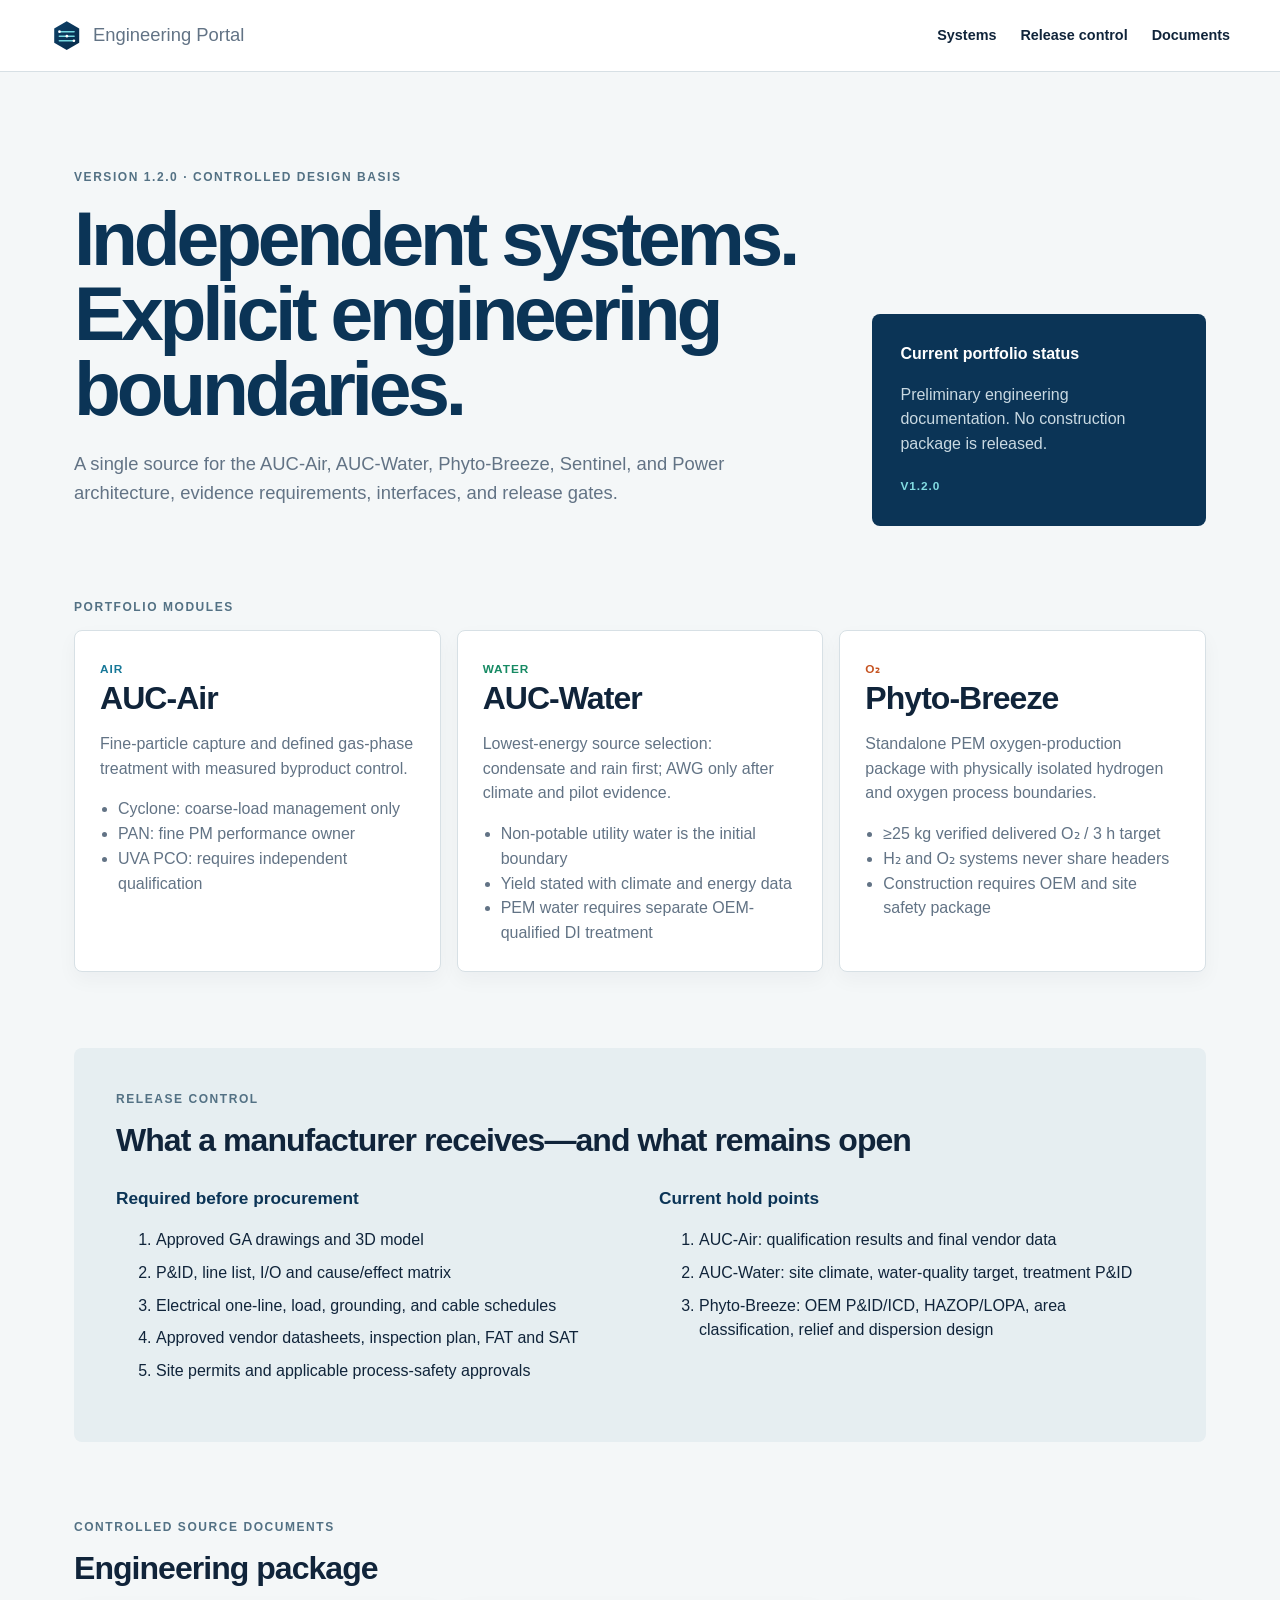
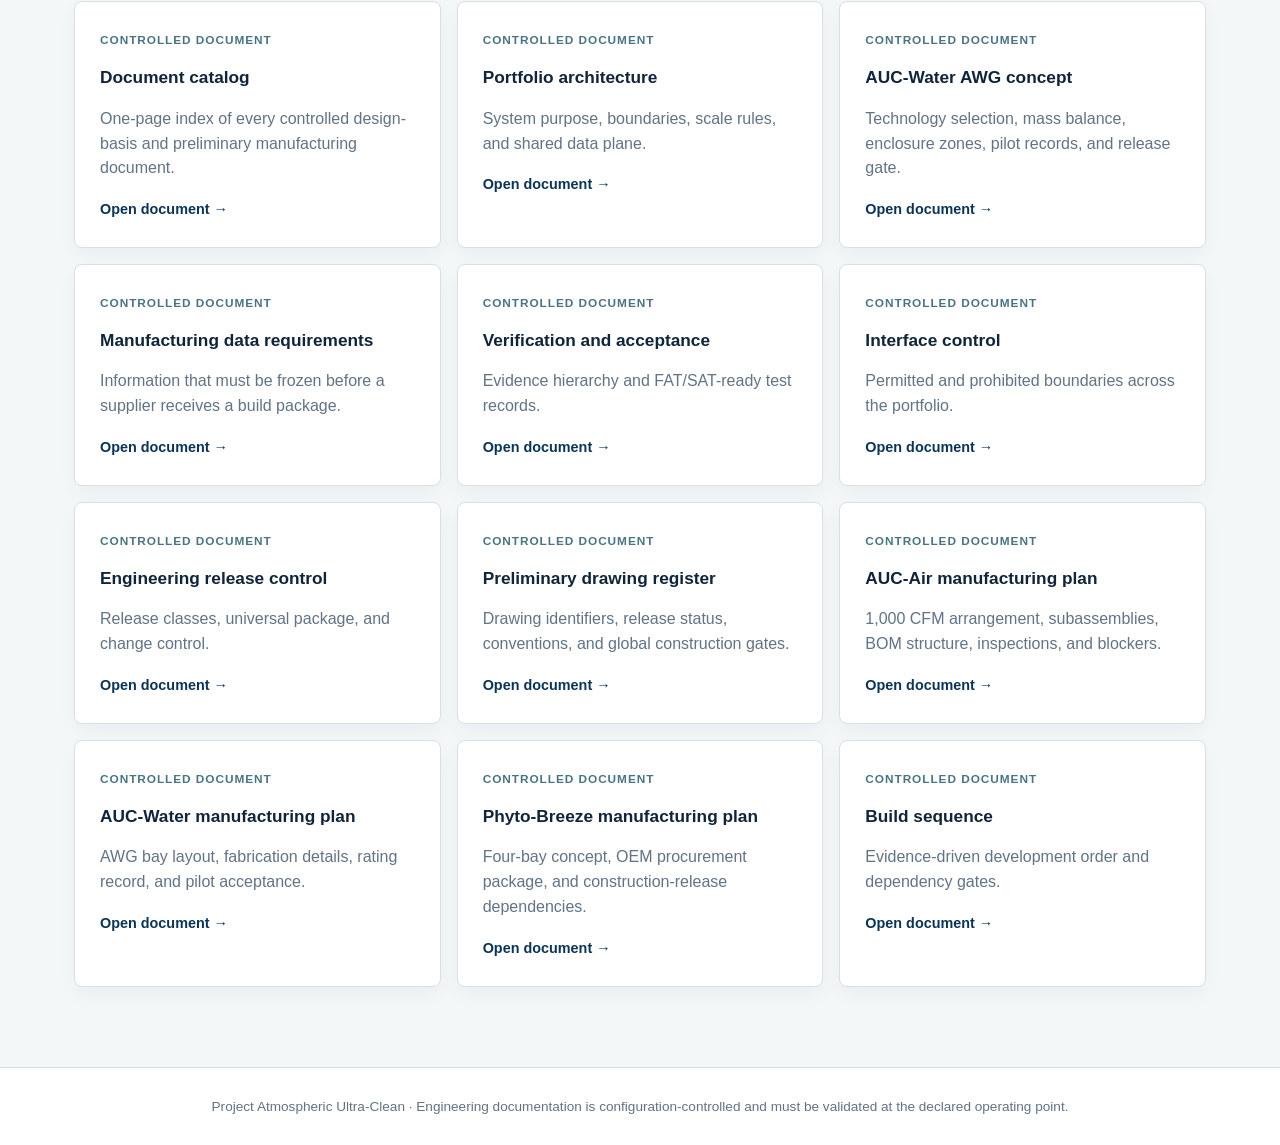
<file: site/index.html>
<!doctype html>
<html lang="en">
<head>
  <meta charset="utf-8">
  <meta name="viewport" content="width=device-width, initial-scale=1">
  <meta name="description" content="AUC engineering documentation portal for independent air, water, and industrial oxygen systems.">
  <title>AUC Engineering Portal</title>
  <link rel="icon" type="image/svg+xml" href="assets/auc-logo.svg">
  <link rel="stylesheet" href="styles.css">
</head>
<body>
  <header class="topbar"><a class="brand" href="#top"><img src="assets/auc-logo.svg" alt="AUC"> <span>Engineering Portal</span></a><nav><a href="#systems">Systems</a><a href="#release">Release control</a><a href="#documents">Documents</a></nav></header>
  <main id="top">
    <section class="masthead"><div><p class="eyebrow">Version 1.2.0 · Controlled design basis</p><h1>Independent systems.<br>Explicit engineering boundaries.</h1><p class="lede">A single source for the AUC-Air, AUC-Water, Phyto-Breeze, Sentinel, and Power architecture, evidence requirements, interfaces, and release gates.</p></div><aside><strong>Current portfolio status</strong><p>Preliminary engineering documentation. No construction package is released.</p><span>v1.2.0</span></aside></section>
    <section id="systems"><p class="eyebrow">Portfolio modules</p><div class="systems">
      <article><span class="tag air">AIR</span><h2>AUC-Air</h2><p>Fine-particle capture and defined gas-phase treatment with measured byproduct control.</p><ul><li>Cyclone: coarse-load management only</li><li>PAN: fine PM performance owner</li><li>UVA PCO: requires independent qualification</li></ul></article>
      <article><span class="tag water">WATER</span><h2>AUC-Water</h2><p>Lowest-energy source selection: condensate and rain first; AWG only after climate and pilot evidence.</p><ul><li>Non-potable utility water is the initial boundary</li><li>Yield stated with climate and energy data</li><li>PEM water requires separate OEM-qualified DI treatment</li></ul></article>
      <article><span class="tag oxygen">O₂</span><h2>Phyto-Breeze</h2><p>Standalone PEM oxygen-production package with physically isolated hydrogen and oxygen process boundaries.</p><ul><li>≥25 kg verified delivered O₂ / 3 h target</li><li>H₂ and O₂ systems never share headers</li><li>Construction requires OEM and site safety package</li></ul></article>
    </div></section>
    <section id="release" class="release"><p class="eyebrow">Release control</p><h2>What a manufacturer receives—and what remains open</h2><div class="releasegrid"><div><h3>Required before procurement</h3><ol><li>Approved GA drawings and 3D model</li><li>P&amp;ID, line list, I/O and cause/effect matrix</li><li>Electrical one-line, load, grounding, and cable schedules</li><li>Approved vendor datasheets, inspection plan, FAT and SAT</li><li>Site permits and applicable process-safety approvals</li></ol></div><div><h3>Current hold points</h3><ol><li>AUC-Air: qualification results and final vendor data</li><li>AUC-Water: site climate, water-quality target, treatment P&amp;ID</li><li>Phyto-Breeze: OEM P&amp;ID/ICD, HAZOP/LOPA, area classification, relief and dispersion design</li></ol></div></div></section>
    <section id="documents"><p class="eyebrow">Controlled source documents</p><h2>Engineering package</h2><div class="docs" id="doc-list"></div></section>
  </main><footer>Project Atmospheric Ultra-Clean · Engineering documentation is configuration-controlled and must be validated at the declared operating point.</footer><script src="app.js"></script>
</body></html>
</file>
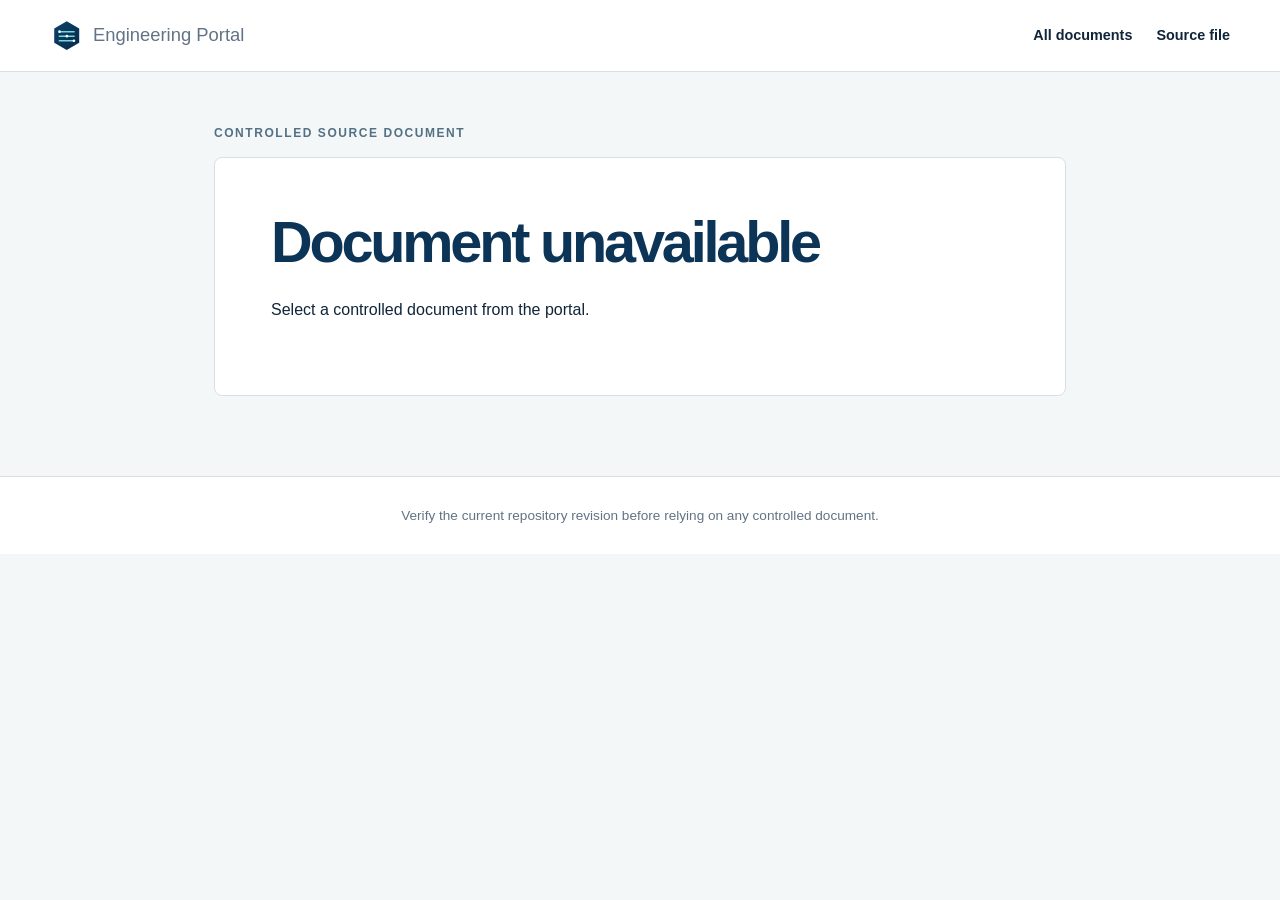
<file: site/document.html>
<!doctype html>
<html lang="en"><head><meta charset="utf-8"><meta name="viewport" content="width=device-width, initial-scale=1"><title>AUC Controlled Document</title><link rel="stylesheet" href="styles.css"></head>
<body><header class="topbar"><a class="brand" href="index.html"><img src="assets/auc-logo.svg" alt="AUC"> <span>Engineering Portal</span></a><nav><a href="index.html#documents">All documents</a><a id="source" href="#">Source file</a></nav></header><main class="reader"><p class="eyebrow">Controlled source document</p><article id="content" aria-live="polite"><p>Loading document…</p></article></main><footer>Verify the current repository revision before relying on any controlled document.</footer><script src="document.js"></script></body></html>
</file>
<file: site/styles.css>
:root{--ink:#10243a;--muted:#627385;--paper:#f4f7f8;--panel:#fff;--line:#d7e0e5;--cyan:#14aab7;--navy:#0b3456}*{box-sizing:border-box}html{scroll-behavior:smooth}body{margin:0;background:var(--paper);color:var(--ink);font:16px/1.55 Arial,Helvetica,sans-serif}.topbar{height:72px;display:flex;align-items:center;justify-content:space-between;padding:0 max(24px,calc((100% - 1180px)/2));background:#fff;border-bottom:1px solid var(--line);position:sticky;top:0;z-index:2}.brand{display:flex;align-items:center;gap:9px;font-weight:800;color:var(--navy);text-decoration:none;font-size:1.15rem}.brand img{width:34px;height:34px;object-fit:cover;object-position:left}.brand span{font-weight:400;color:var(--muted)}nav{display:flex;gap:24px}nav a{color:var(--ink);text-decoration:none;font-size:.9rem;font-weight:700}main{max-width:1180px;margin:auto;padding:52px 24px 80px}.masthead{display:grid;grid-template-columns:1.8fr .8fr;gap:48px;padding:44px 0 72px}.eyebrow{text-transform:uppercase;letter-spacing:.13em;color:#537184;font-size:.75rem;font-weight:800;margin:0 0 14px}h1{font-size:clamp(2.6rem,6vw,5.3rem);line-height:.98;letter-spacing:-.055em;margin:0;color:var(--navy);max-width:900px}h2{font-size:2rem;line-height:1.08;letter-spacing:-.03em;margin:0 0 16px}h3{margin:12px 0 8px;font-size:1.08rem}.lede{font-size:1.15rem;color:var(--muted);max-width:720px;margin-top:24px}.masthead aside{align-self:end;background:var(--navy);color:#fff;padding:28px;border-radius:8px}.masthead aside p{color:#c9d9e2}.masthead aside span,.tag,.doc span{font-size:.74rem;text-transform:uppercase;letter-spacing:.08em;font-weight:800}.masthead aside span{color:#82dce2}.systems{display:grid;grid-template-columns:repeat(3,1fr);gap:16px}.systems article,.doc{background:var(--panel);border:1px solid var(--line);border-radius:8px;padding:25px;box-shadow:0 8px 20px #10243a0a}.systems p,.systems li,.doc p{color:var(--muted)}.systems ul{padding-left:18px;margin-bottom:0}.tag{color:var(--navy)}.air{color:#177898}.water{color:#168a63}.oxygen{color:#c65422}.release{margin-top:76px;padding:42px;background:#e6eef1;border-radius:8px}.releasegrid{display:grid;grid-template-columns:1fr 1fr;gap:38px}.releasegrid h3{color:var(--navy)}.releasegrid li{margin:8px 0}.docs{display:grid;grid-template-columns:repeat(3,1fr);gap:16px}.docs .doc{display:block;color:inherit;text-decoration:none;min-height:208px;transition:transform .18s,border-color .18s}.docs .doc:hover{transform:translateY(-4px);border-color:var(--cyan)}.doc span{color:#4a7483}.doc b{font-size:.9rem;color:var(--navy)}#documents{margin-top:76px}footer{border-top:1px solid var(--line);padding:28px 24px;text-align:center;color:var(--muted);font-size:.85rem;background:#fff}.reader{max-width:900px}.reader article{background:#fff;border:1px solid var(--line);border-radius:8px;padding:clamp(24px,5vw,56px)}.reader h1{font-size:clamp(2.25rem,5vw,3.6rem);margin:0 0 28px}.reader h2{margin-top:48px}.reader h3{margin-top:32px;color:var(--navy)}.reader li{margin:7px 0}.reader pre{background:#10243a;color:#e9f4f7;padding:18px;overflow:auto;border-radius:6px}@media(max-width:760px){.topbar{padding:0 18px}.brand span{display:none}nav{gap:14px}.masthead,.releasegrid{grid-template-columns:1fr;gap:24px}.masthead{padding-top:18px}.systems,.docs{grid-template-columns:1fr}main{padding:34px 18px 56px}.release{padding:26px 22px}}
</file>
